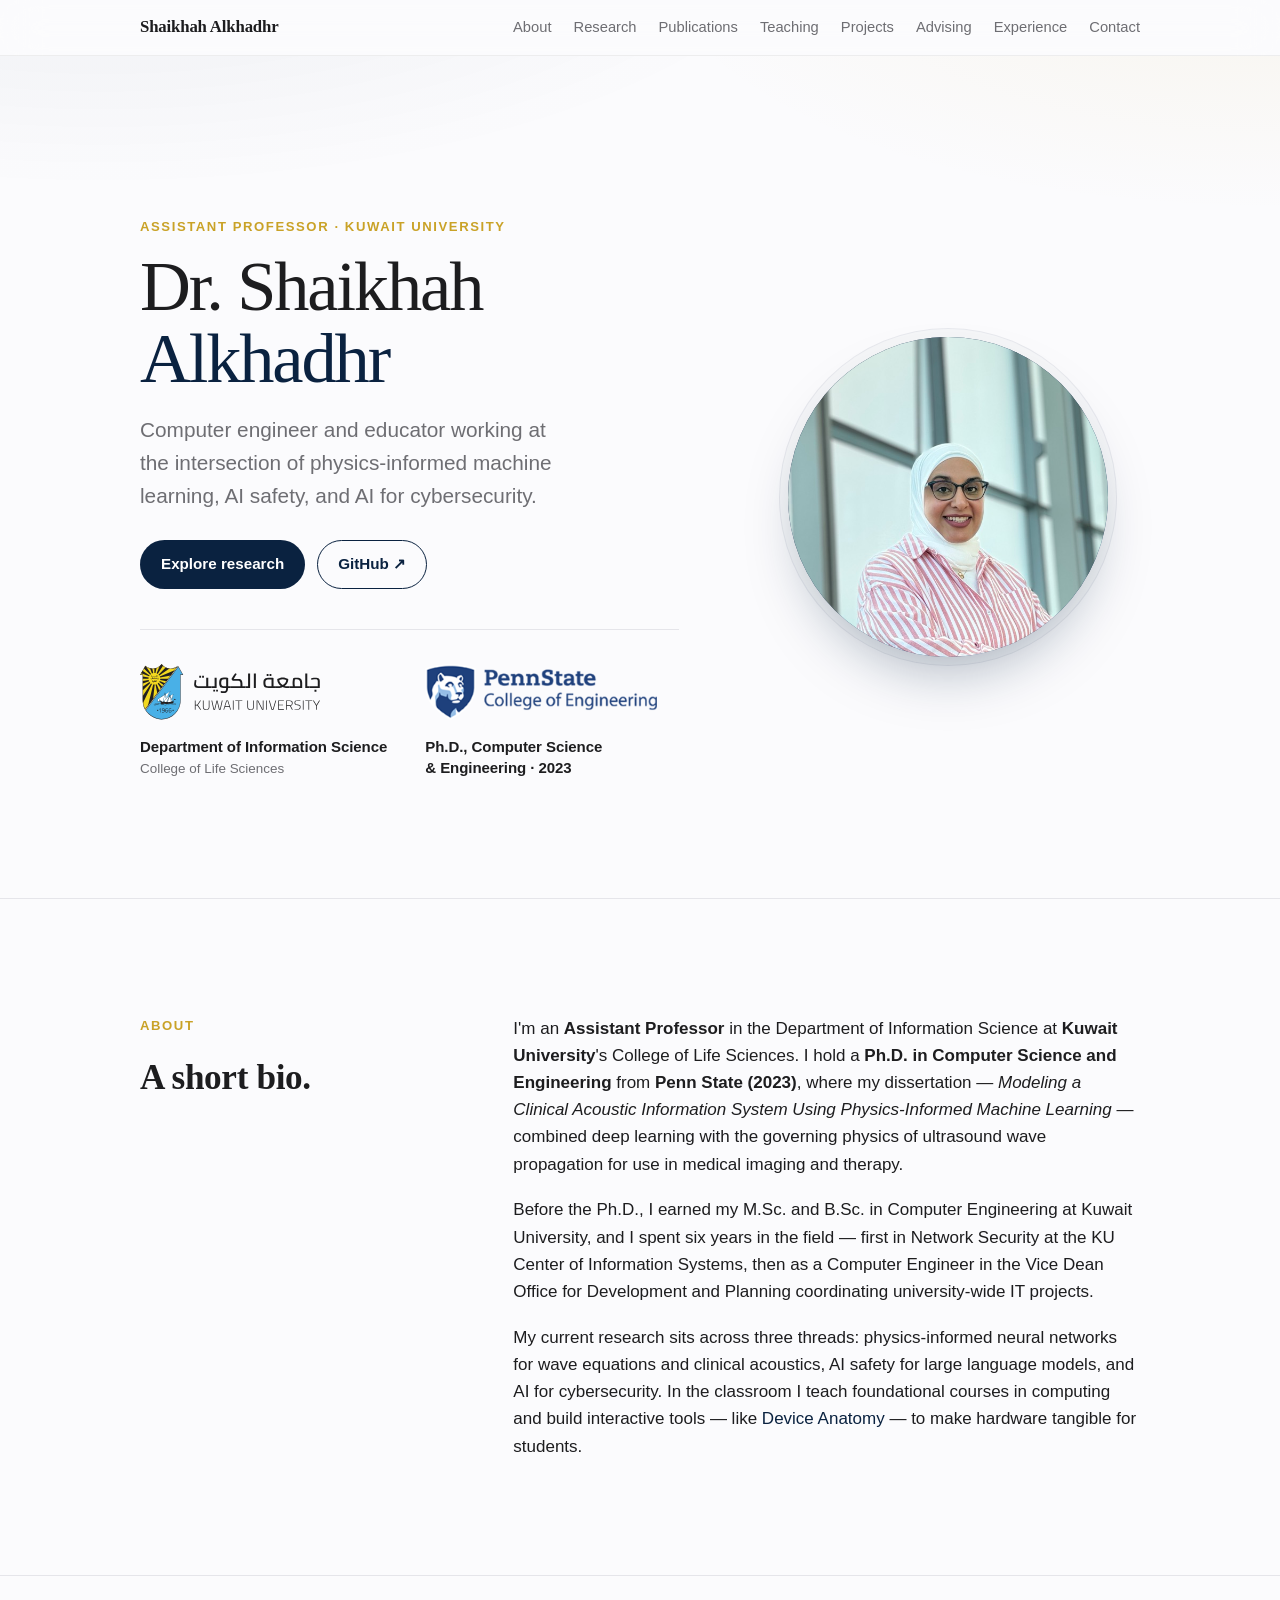
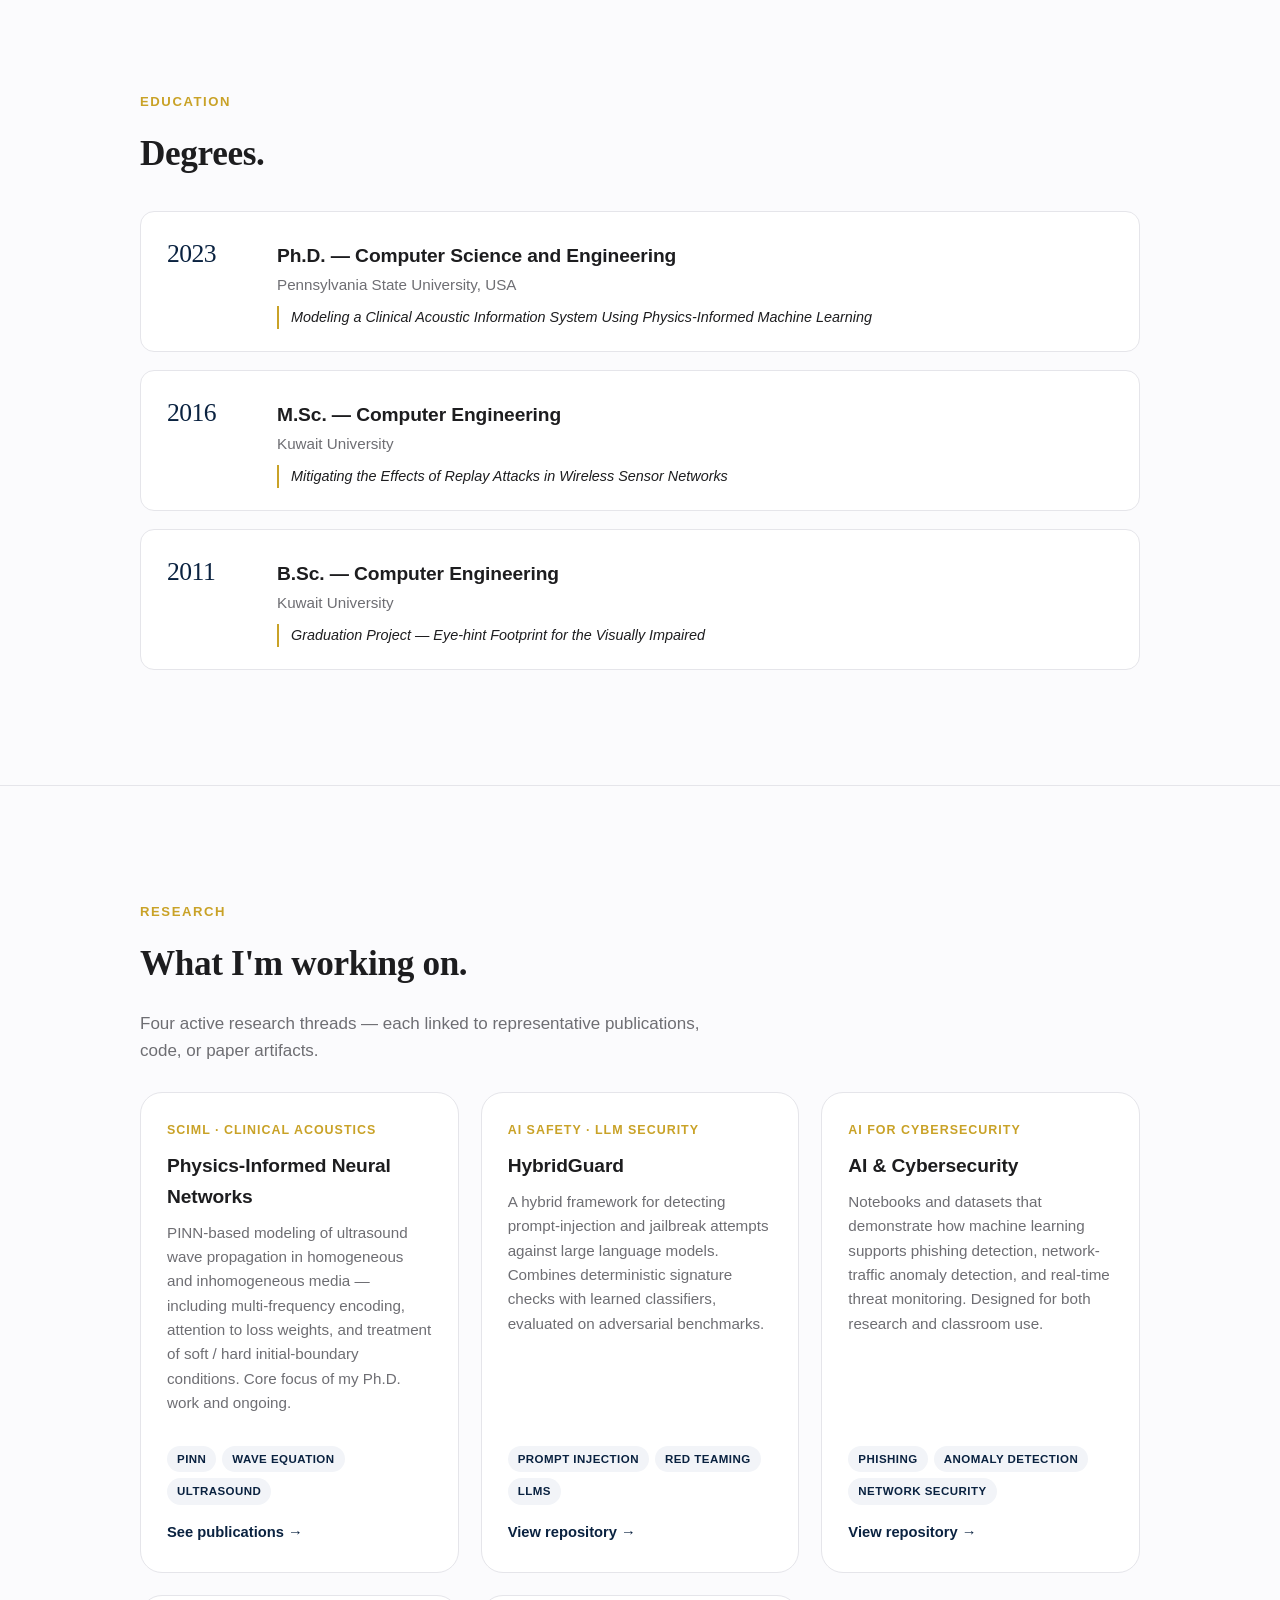
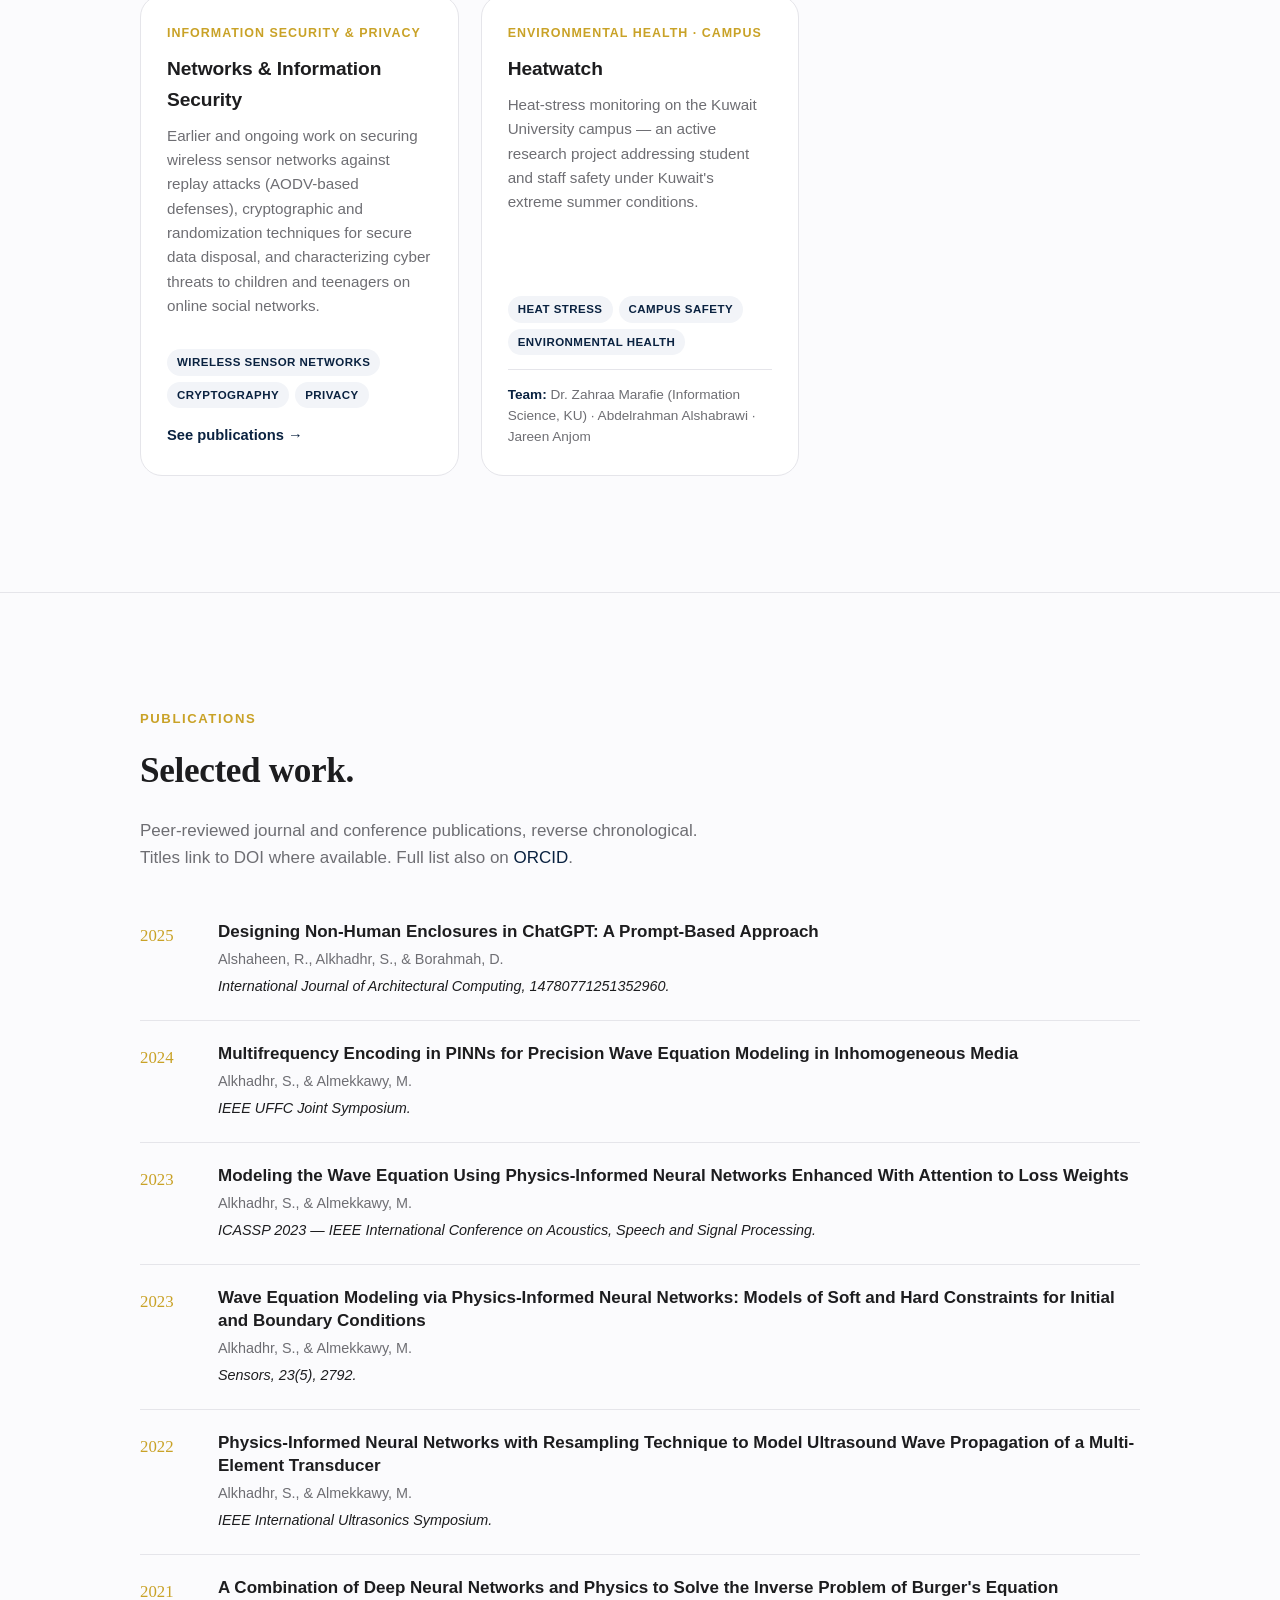
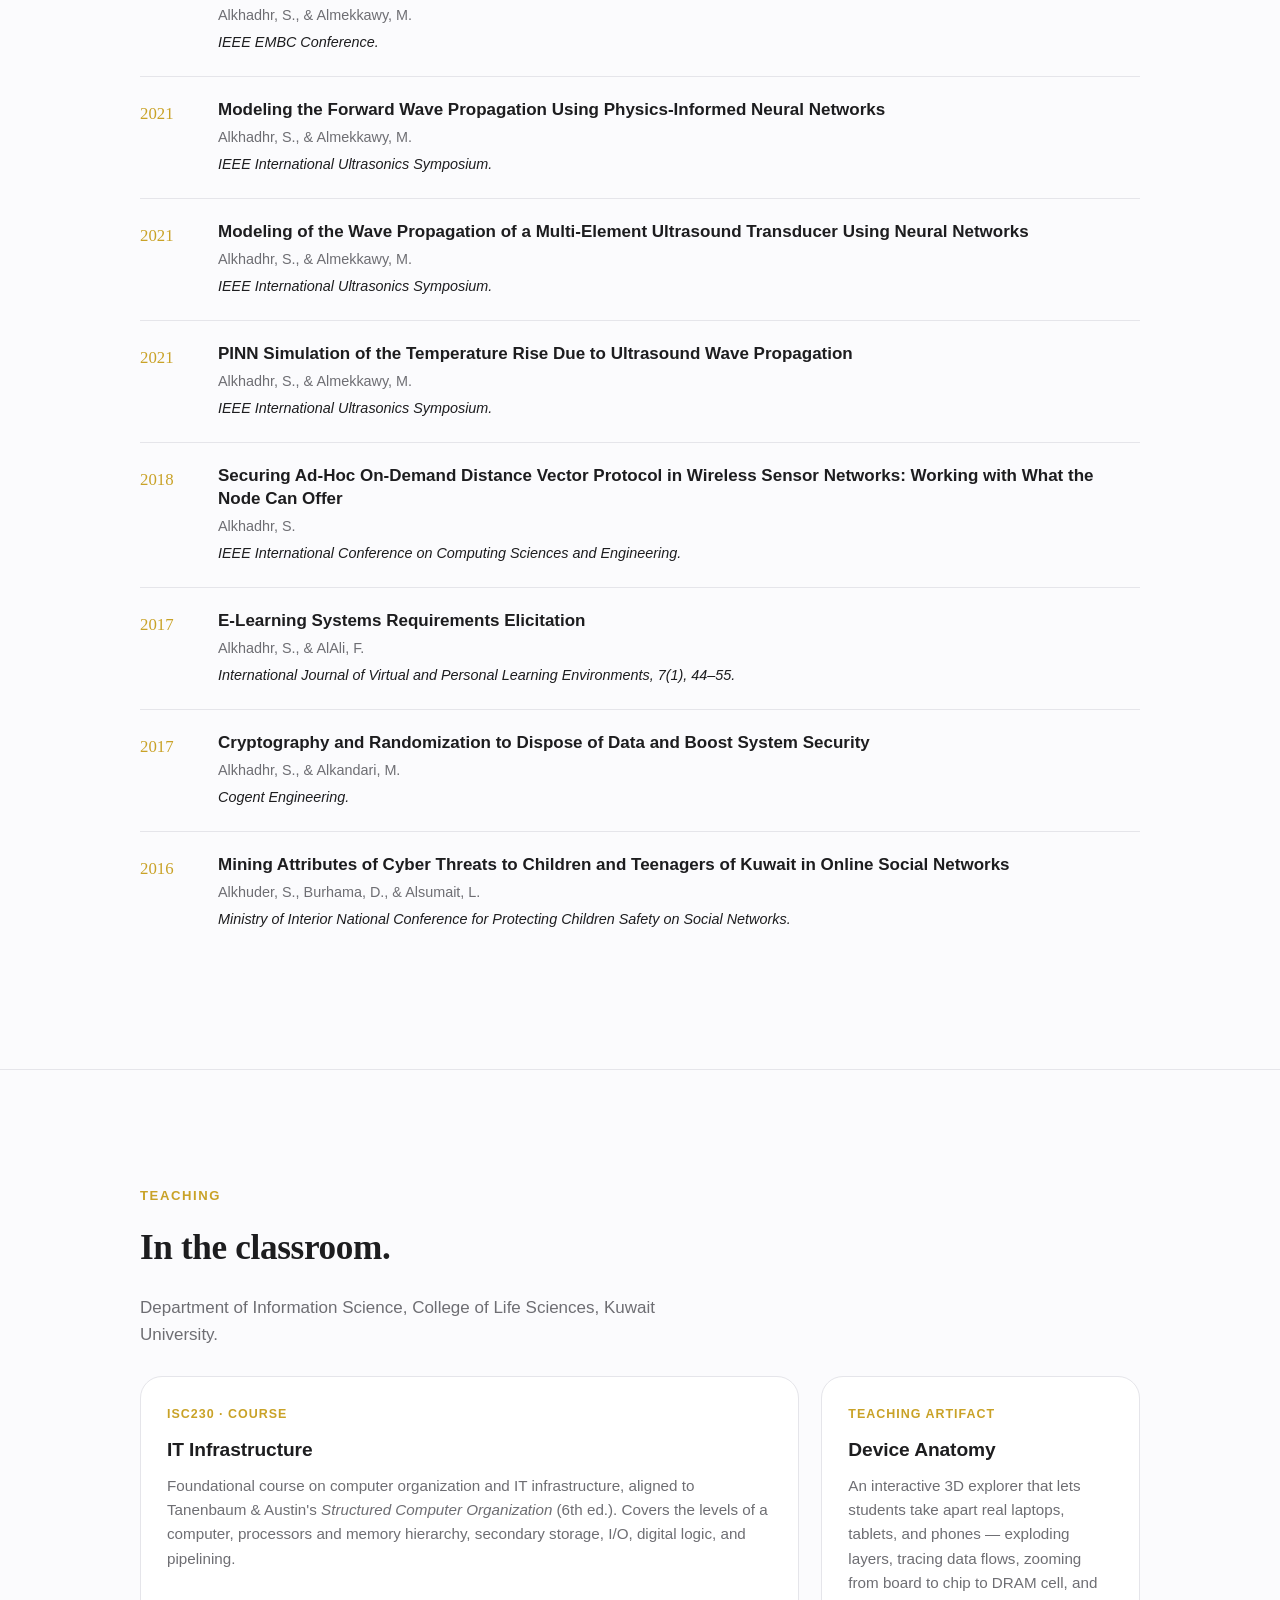
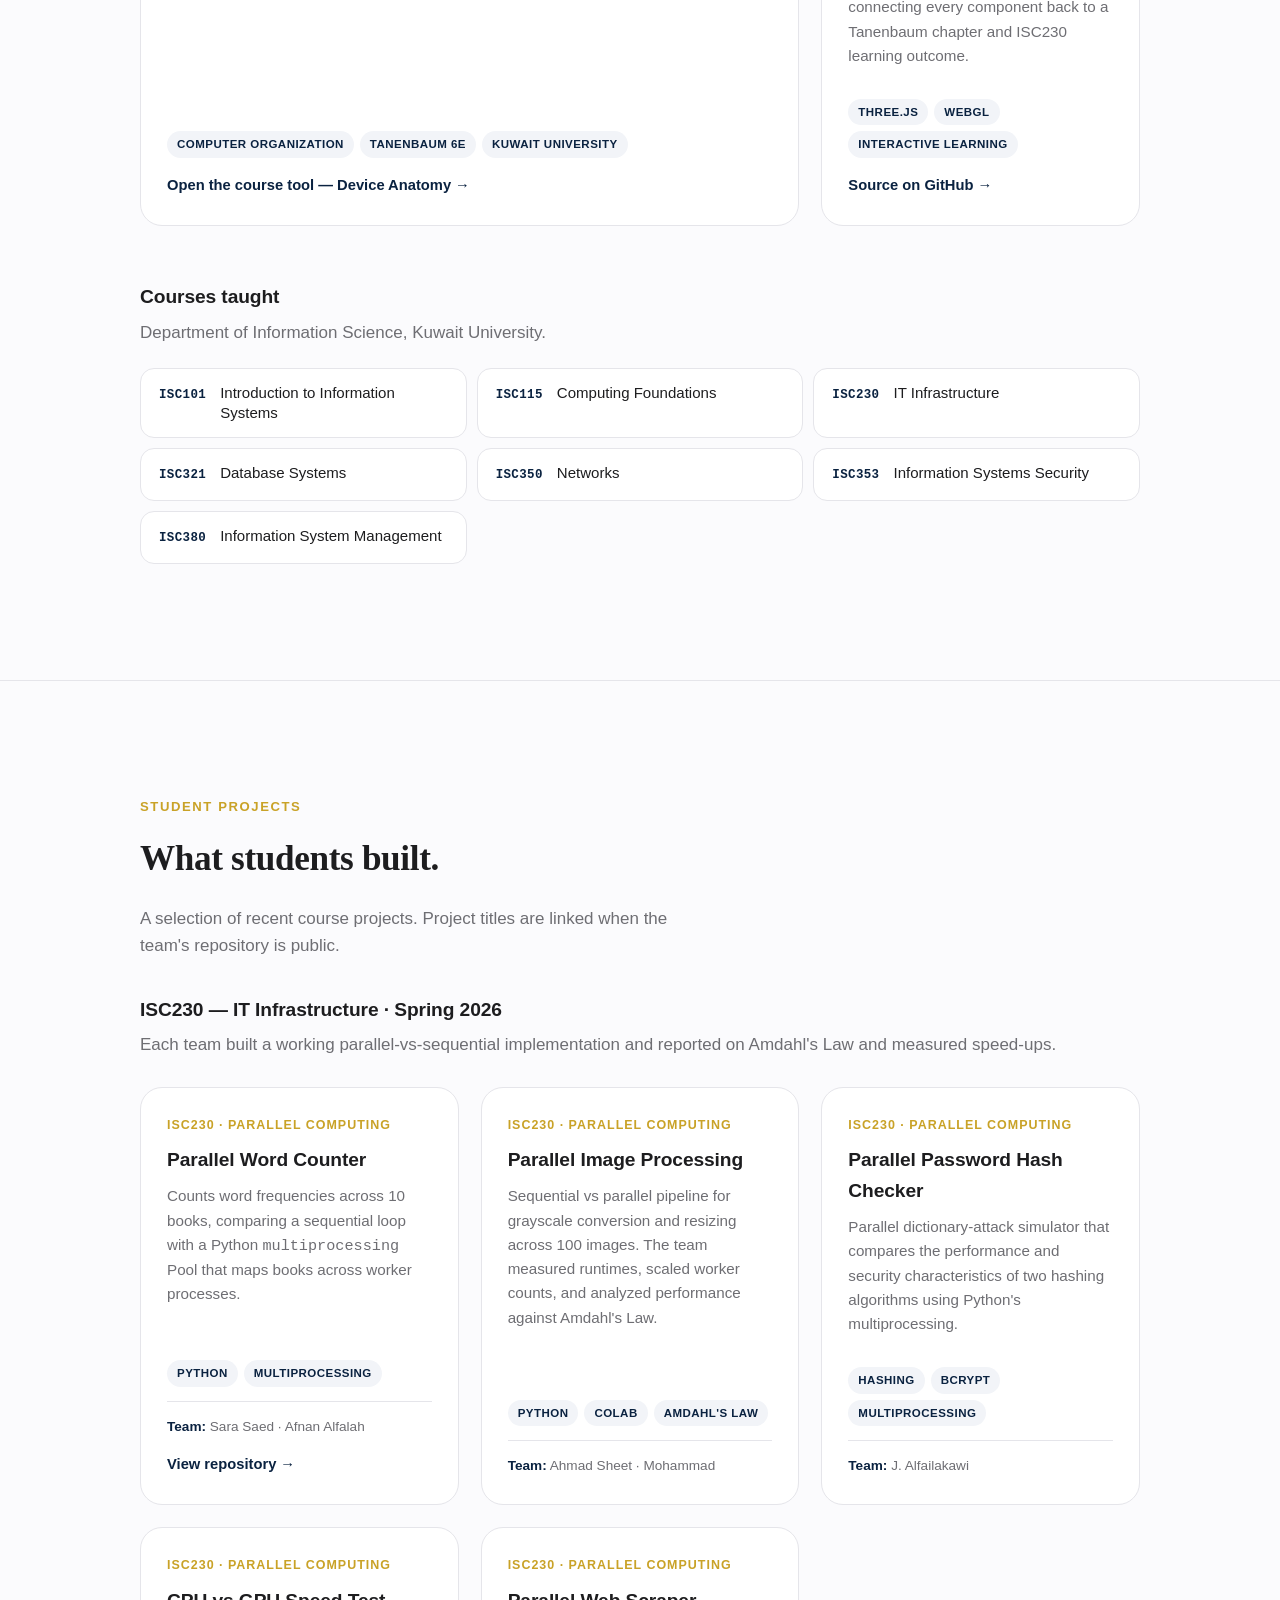
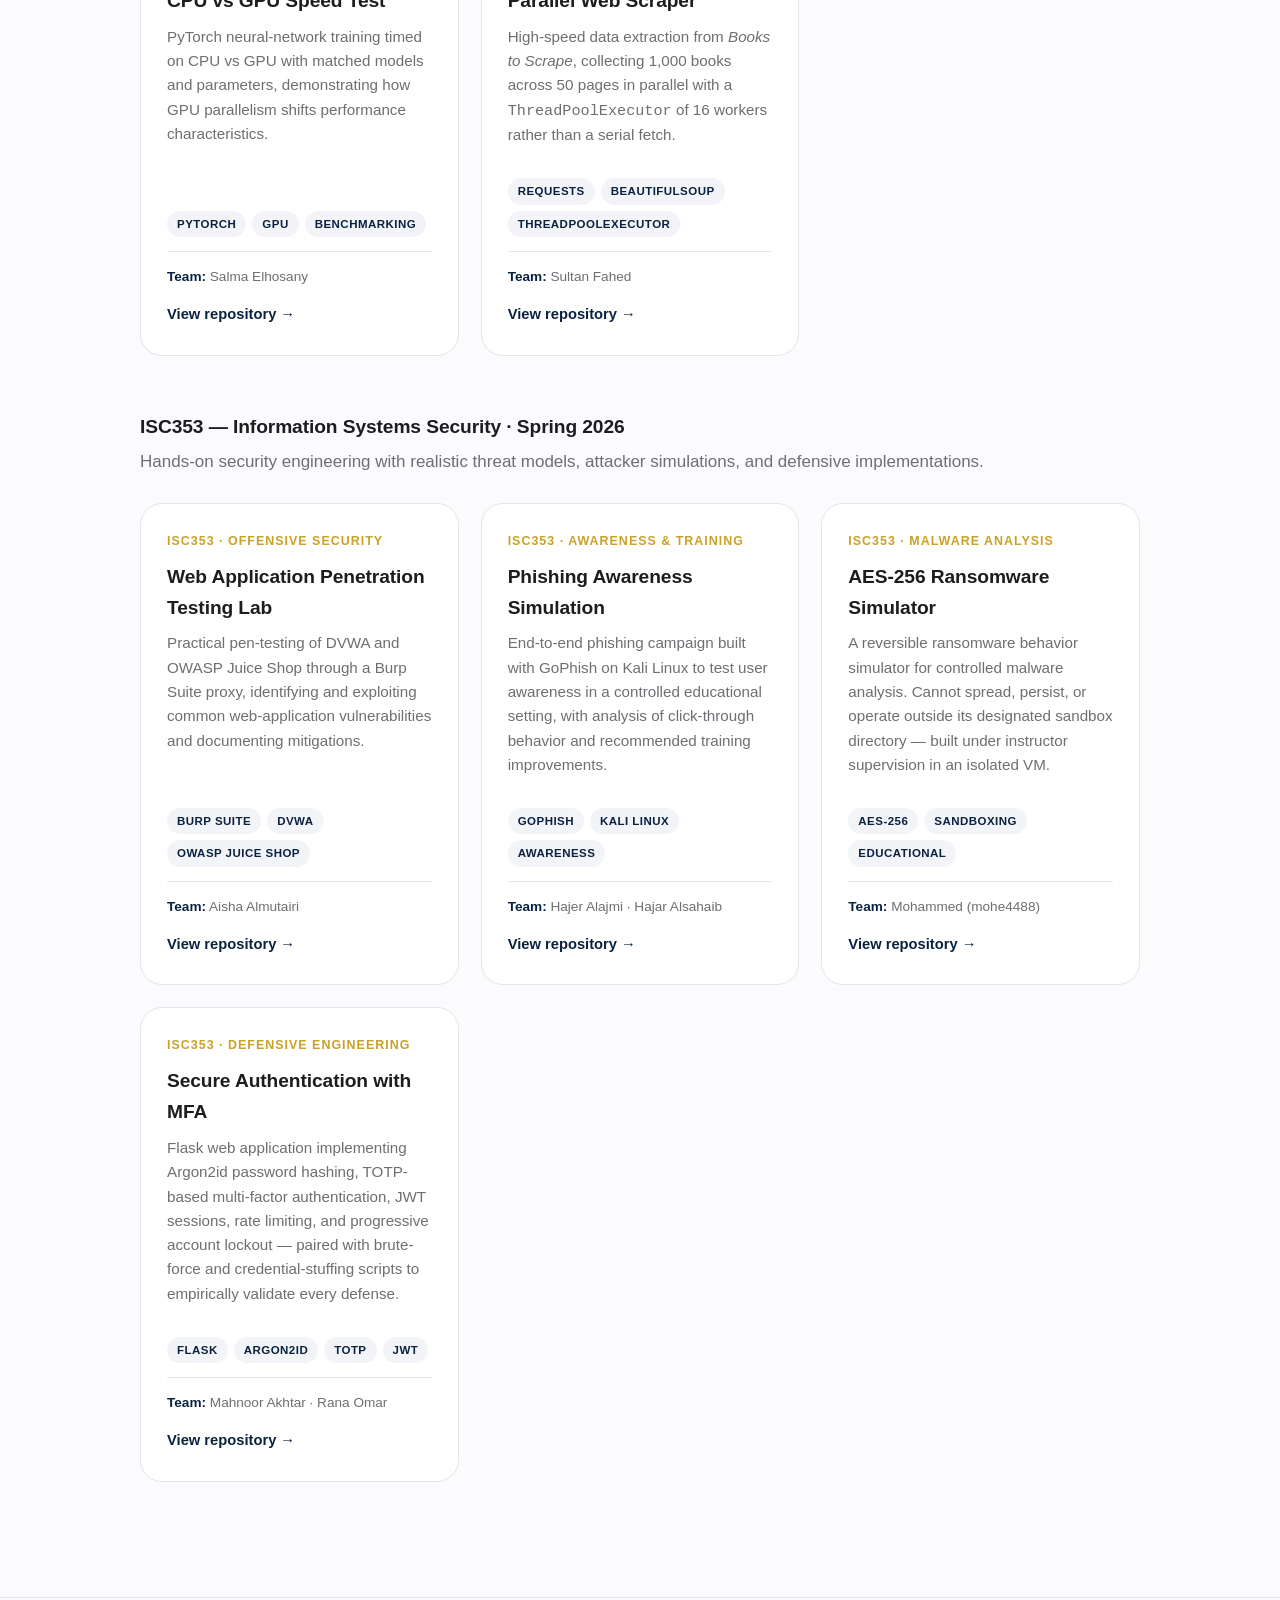
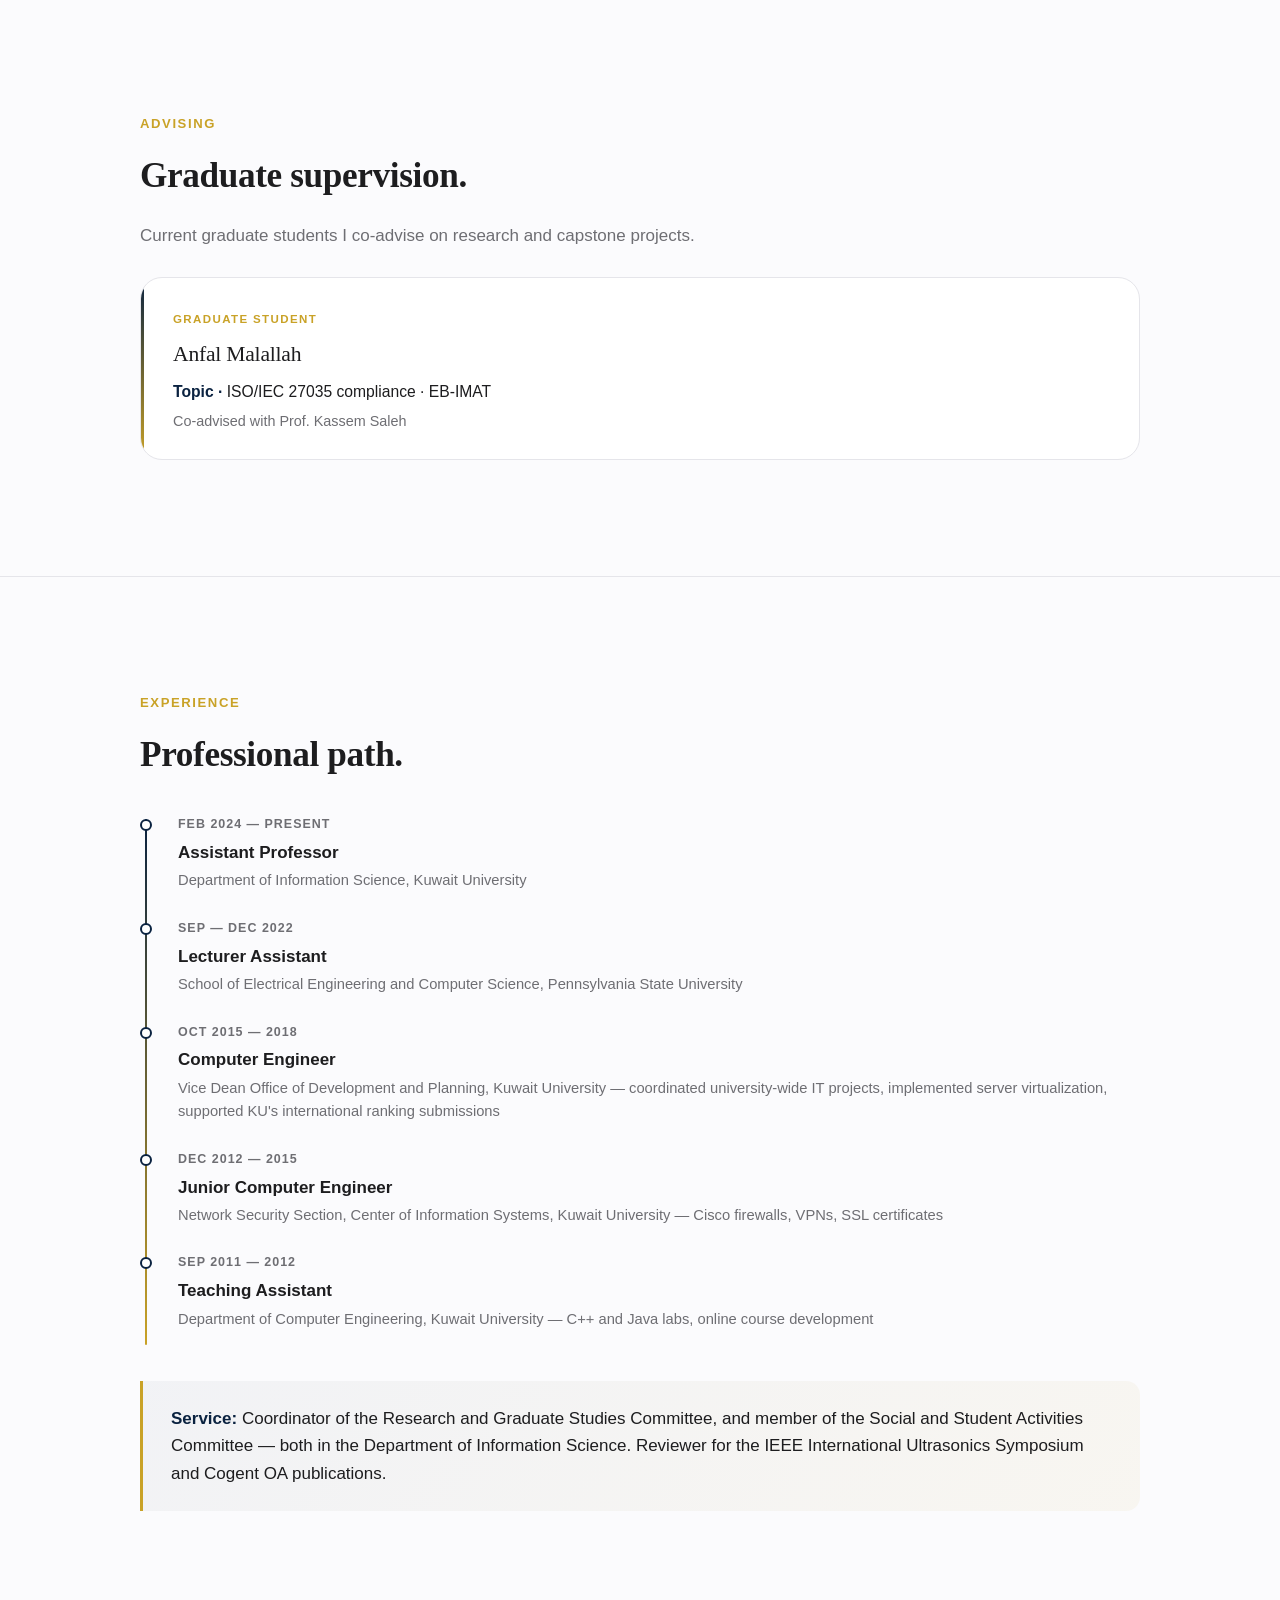
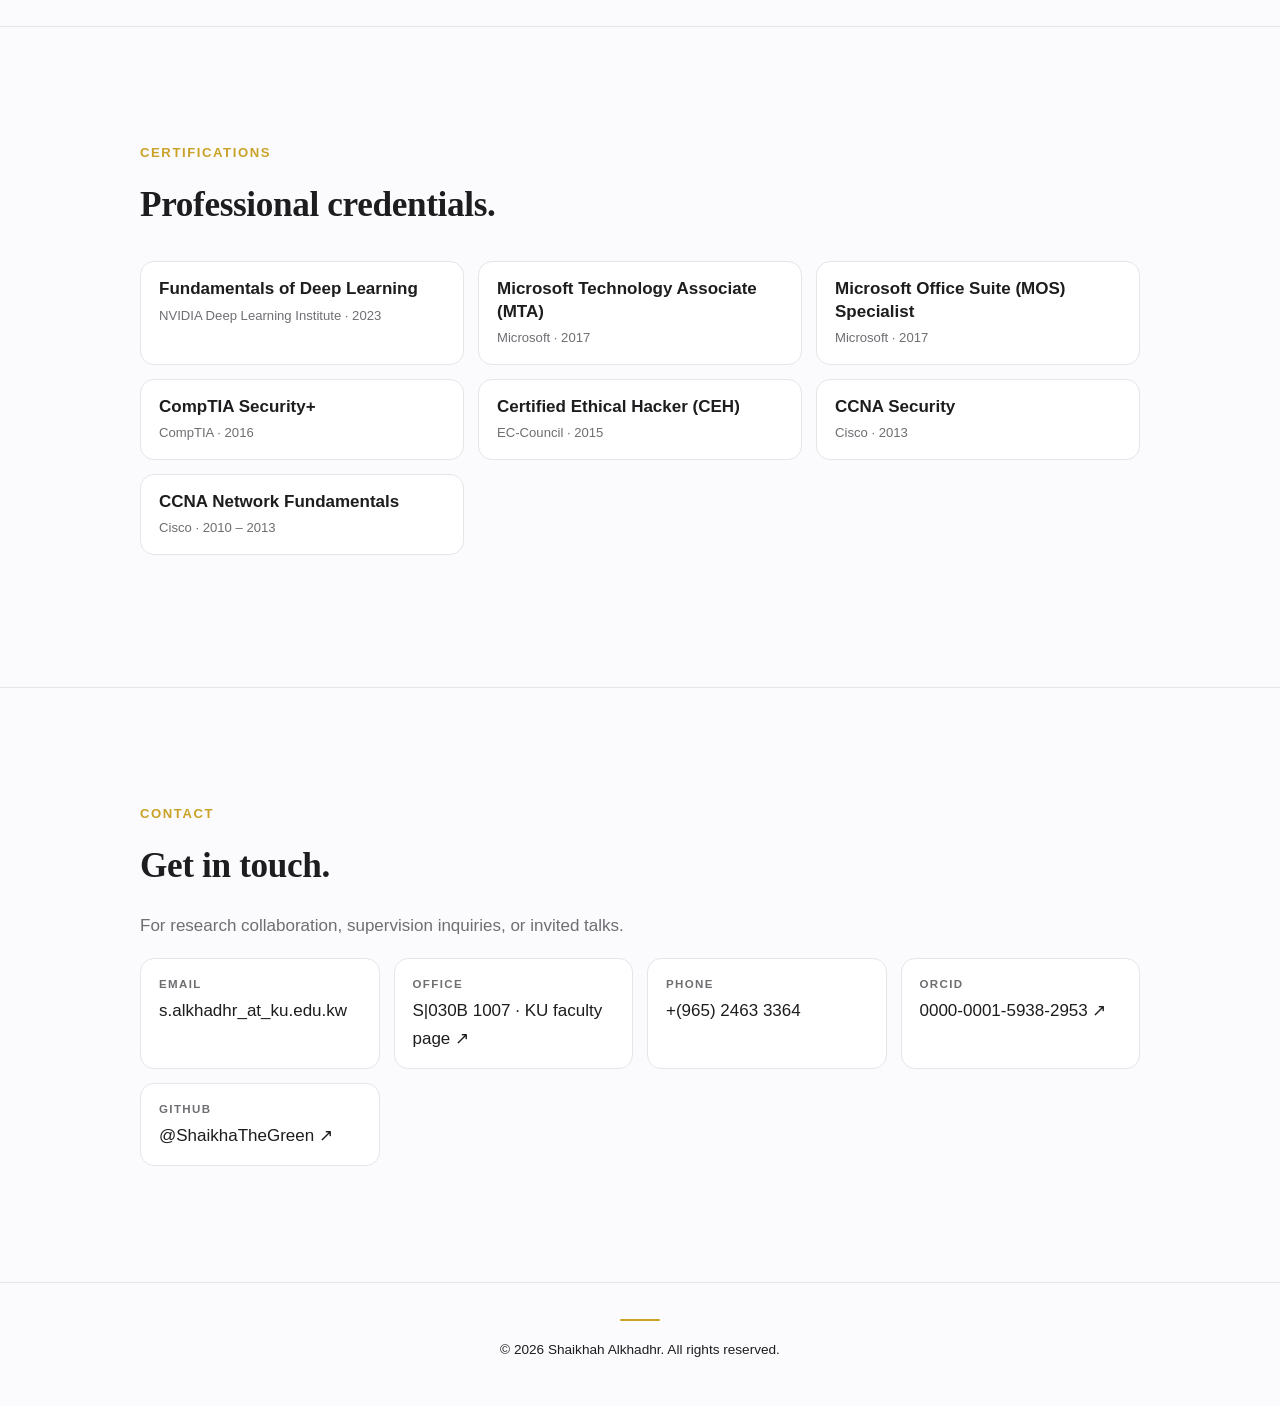
<file: index.html>
<!doctype html>
<html lang="en">
<head>
  <meta charset="utf-8">
  <meta name="viewport" content="width=device-width, initial-scale=1, viewport-fit=cover">

  <!-- Security: Content Security Policy (defense in depth — site has no
       user input or third-party scripts, so a tight policy is feasible).
       'unsafe-inline' kept ONLY for style because we use a few inline
       style="" attributes; all JS is external (assets/js/site.js). -->
  <meta http-equiv="Content-Security-Policy" content="default-src 'self'; script-src 'self'; style-src 'self' 'unsafe-inline'; img-src 'self' data:; font-src 'self'; connect-src 'none'; frame-src 'none'; object-src 'none'; base-uri 'self'; form-action 'none'; upgrade-insecure-requests">
  <meta http-equiv="X-Content-Type-Options" content="nosniff">
  <meta name="referrer" content="strict-origin-when-cross-origin">

  <title>Dr. Shaikhah Alkhadhr — Kuwait University</title>
  <meta name="description" content="Dr. Shaikhah Alkhadhr — Assistant Professor, Department of Information Science, Kuwait University. Ph.D. in Computer Science and Engineering, Penn State (2023). Research on physics-informed neural networks, AI safety, AI for cybersecurity.">
  <meta name="author" content="Shaikhah Alkhadhr">

  <meta property="og:title" content="Dr. Shaikhah Alkhadhr">
  <meta property="og:description" content="Assistant Professor, Department of Information Science, Kuwait University · Ph.D. CSE, Penn State">
  <meta property="og:type" content="profile">
  <meta property="og:url" content="https://shaikhathegreen.github.io/">

  <link rel="canonical" href="https://shaikhathegreen.github.io/">
  <link rel="stylesheet" href="assets/css/style.css">
  <link rel="icon" href="data:image/svg+xml,%3Csvg xmlns='http://www.w3.org/2000/svg' viewBox='0 0 100 100'%3E%3Crect width='100' height='100' rx='22' fill='%230A2240'/%3E%3Ctext x='50' y='66' font-family='Georgia,serif' font-size='56' fill='%23C9A227' text-anchor='middle' font-weight='500'%3ES%3C/text%3E%3C/svg%3E">
</head>
<body>

  <!-- ===== Nav ===== -->
  <header class="nav">
    <div class="nav-inner">
      <a href="#top" class="nav-brand">Shaikhah&nbsp;Alkhadhr</a>
      <nav class="nav-links" aria-label="Primary">
        <a href="#about">About</a>
        <a href="#research">Research</a>
        <a href="#publications">Publications</a>
        <a href="#teaching">Teaching</a>
        <a href="#projects">Projects</a>
        <a href="#advising">Advising</a>
        <a href="#experience">Experience</a>
        <a href="#contact">Contact</a>
      </nav>
    </div>
  </header>

  <!-- ===== Hero ===== -->
  <section id="top" class="hero">
    <div class="container hero-grid">
      <div>
        <p class="eyebrow">Assistant Professor · Kuwait University</p>
        <h1 class="hero-name">Dr.&nbsp;Shaikhah<br><span class="accent">Alkhadhr</span></h1>
        <p class="hero-title">
          Computer engineer and educator working at the intersection of
          physics-informed machine learning, AI safety, and AI for cybersecurity.
        </p>
        <div class="hero-actions">
          <a class="btn btn-primary" href="#research">Explore research</a>
          <a class="btn btn-secondary" href="https://github.com/ShaikhaTheGreen" target="_blank" rel="noopener">GitHub ↗</a>
        </div>

        <div class="affiliations">
          <div class="affiliation">
            <div class="affil-mark">
              <img class="affil-logo" src="assets/img/ku-lockup.svg?v=3" alt="Kuwait University" width="244" height="76">
            </div>
            <div class="affil-text">
              <span class="role">Department of Information Science</span>
              <span class="meta">College of Life Sciences</span>
            </div>
          </div>
          <div class="affiliation">
            <div class="affil-mark">
              <img class="affil-logo" src="assets/img/psu-coe-lockup.png" alt="Penn State College of Engineering" width="306" height="74">
            </div>
            <div class="affil-text">
              <span class="role">Ph.D., Computer Science &amp;&nbsp;Engineering&nbsp;·&nbsp;2023</span>
            </div>
          </div>
        </div>
      </div>

      <div class="hero-photo">
        <img src="assets/img/headshot.jpg" alt="Dr. Shaikhah Alkhadhr" width="600" height="800" loading="eager">
      </div>
    </div>
  </section>

  <!-- ===== About ===== -->
  <section id="about">
    <div class="container about-grid">
      <div>
        <p class="eyebrow">About</p>
        <h2>A short bio.</h2>
      </div>
      <div class="about-body reveal">
        <p>
          I'm an <strong>Assistant Professor</strong> in the Department of
          Information Science at <strong>Kuwait University</strong>'s College of
          Life Sciences. I hold a <strong>Ph.D. in Computer Science and Engineering</strong>
          from <strong>Penn State (2023)</strong>, where my dissertation —
          <em>Modeling a Clinical Acoustic Information System Using Physics-Informed
          Machine Learning</em> — combined deep learning with the governing physics
          of ultrasound wave propagation for use in medical imaging and therapy.
        </p>
        <p>
          Before the Ph.D., I earned my M.Sc. and B.Sc. in Computer Engineering
          at Kuwait University, and I spent six years in the field — first in
          Network Security at the KU Center of Information Systems, then as a
          Computer Engineer in the Vice Dean Office for Development and Planning
          coordinating university-wide IT projects.
        </p>
        <p>
          My current research sits across three threads: physics-informed neural
          networks for wave equations and clinical acoustics, AI safety for large
          language models, and AI for cybersecurity. In the classroom I teach
          foundational courses in computing and build interactive tools — like
          <a href="https://shaikhathegreen.github.io/Device-Anatomy/" target="_blank" rel="noopener">Device Anatomy</a> —
          to make hardware tangible for students.
        </p>
      </div>
    </div>
  </section>

  <!-- ===== Education ===== -->
  <section id="education">
    <div class="container">
      <p class="eyebrow">Education</p>
      <h2>Degrees.</h2>

      <div class="edu-list">
        <article class="edu-item reveal">
          <div class="edu-year">2023</div>
          <div class="edu-body">
            <h3>Ph.D. — Computer Science and Engineering</h3>
            <p class="inst">Pennsylvania State University, USA</p>
            <p class="thesis">Modeling a Clinical Acoustic Information System Using Physics-Informed Machine Learning</p>
          </div>
        </article>

        <article class="edu-item reveal">
          <div class="edu-year">2016</div>
          <div class="edu-body">
            <h3>M.Sc. — Computer Engineering</h3>
            <p class="inst">Kuwait University</p>
            <p class="thesis">Mitigating the Effects of Replay Attacks in Wireless Sensor Networks</p>
          </div>
        </article>

        <article class="edu-item reveal">
          <div class="edu-year">2011</div>
          <div class="edu-body">
            <h3>B.Sc. — Computer Engineering</h3>
            <p class="inst">Kuwait University</p>
            <p class="thesis">Graduation Project — Eye-hint Footprint for the Visually Impaired</p>
          </div>
        </article>
      </div>
    </div>
  </section>

  <!-- ===== Research ===== -->
  <section id="research">
    <div class="container">
      <p class="eyebrow">Research</p>
      <h2>What I'm working on.</h2>
      <p class="muted" style="max-width: 60ch;">
        Four active research threads — each linked to representative
        publications, code, or paper artifacts.
      </p>

      <div class="card-grid">
        <article class="card reveal">
          <div class="kicker">SciML · Clinical Acoustics</div>
          <h3>Physics-Informed Neural Networks</h3>
          <p>
            PINN-based modeling of ultrasound wave propagation in homogeneous and
            inhomogeneous media — including multi-frequency encoding, attention
            to loss weights, and treatment of soft / hard initial-boundary
            conditions. Core focus of my Ph.D. work and ongoing.
          </p>
          <div class="tags">
            <span class="tag">PINN</span>
            <span class="tag">Wave Equation</span>
            <span class="tag">Ultrasound</span>
          </div>
          <a class="card-link" href="#publications">See publications</a>
        </article>

        <article class="card reveal">
          <div class="kicker">AI Safety · LLM Security</div>
          <h3>HybridGuard</h3>
          <p>
            A hybrid framework for detecting prompt-injection and jailbreak
            attempts against large language models. Combines deterministic
            signature checks with learned classifiers, evaluated on adversarial
            benchmarks.
          </p>
          <div class="tags">
            <span class="tag">Prompt Injection</span>
            <span class="tag">Red Teaming</span>
            <span class="tag">LLMs</span>
          </div>
          <a class="card-link" href="https://github.com/ShaikhaTheGreen/HybridGuard" target="_blank" rel="noopener">View repository</a>
        </article>

        <article class="card reveal">
          <div class="kicker">AI for Cybersecurity</div>
          <h3>AI &amp; Cybersecurity</h3>
          <p>
            Notebooks and datasets that demonstrate how machine learning supports
            phishing detection, network-traffic anomaly detection, and real-time
            threat monitoring. Designed for both research and classroom use.
          </p>
          <div class="tags">
            <span class="tag">Phishing</span>
            <span class="tag">Anomaly Detection</span>
            <span class="tag">Network Security</span>
          </div>
          <a class="card-link" href="https://github.com/ShaikhaTheGreen/AI_n_Cybersecurity" target="_blank" rel="noopener">View repository</a>
        </article>

        <article class="card reveal">
          <div class="kicker">Information Security &amp; Privacy</div>
          <h3>Networks &amp; Information Security</h3>
          <p>
            Earlier and ongoing work on securing wireless sensor networks against
            replay attacks (AODV-based defenses), cryptographic and randomization
            techniques for secure data disposal, and characterizing cyber threats
            to children and teenagers on online social networks.
          </p>
          <div class="tags">
            <span class="tag">Wireless Sensor Networks</span>
            <span class="tag">Cryptography</span>
            <span class="tag">Privacy</span>
          </div>
          <a class="card-link" href="#publications">See publications</a>
        </article>

        <article class="card reveal">
          <div class="kicker">Environmental Health · Campus</div>
          <h3>Heatwatch</h3>
          <p>
            Heat-stress monitoring on the Kuwait University campus — an active
            research project addressing student and staff safety under Kuwait's
            extreme summer conditions.
          </p>
          <div class="tags">
            <span class="tag">Heat Stress</span>
            <span class="tag">Campus Safety</span>
            <span class="tag">Environmental Health</span>
          </div>
          <div class="team">
            <strong>Team:</strong> Dr. Zahraa Marafie (Information Science, KU) ·
            Abdelrahman Alshabrawi · Jareen Anjom
          </div>
        </article>
      </div>
    </div>
  </section>

  <!-- ===== Publications ===== -->
  <section id="publications">
    <div class="container">
      <p class="eyebrow">Publications</p>
      <h2>Selected work.</h2>
      <p class="muted" style="max-width: 60ch;">
        Peer-reviewed journal and conference publications, reverse chronological.
        Titles link to DOI where available. Full list also on
        <a href="https://orcid.org/0000-0001-5938-2953" target="_blank" rel="noopener">ORCID</a>.
      </p>

      <ol class="pubs reveal">
        <li>
          <div class="pub-year">2025</div>
          <div>
            <p class="pub-title"><a href="https://doi.org/10.1177/14780771251352960" target="_blank" rel="noopener">Designing Non-Human Enclosures in ChatGPT: A Prompt-Based Approach</a></p>
            <p class="pub-authors">Alshaheen, R., Alkhadhr, S., &amp; Borahmah, D.</p>
            <p class="pub-venue">International Journal of Architectural Computing, 14780771251352960.</p>
          </div>
        </li>
        <li>
          <div class="pub-year">2024</div>
          <div>
            <p class="pub-title">Multifrequency Encoding in PINNs for Precision Wave Equation Modeling in Inhomogeneous Media</p>
            <p class="pub-authors">Alkhadhr, S., &amp; Almekkawy, M.</p>
            <p class="pub-venue">IEEE UFFC Joint Symposium.</p>
          </div>
        </li>
        <li>
          <div class="pub-year">2023</div>
          <div>
            <p class="pub-title">Modeling the Wave Equation Using Physics-Informed Neural Networks Enhanced With Attention to Loss Weights</p>
            <p class="pub-authors">Alkhadhr, S., &amp; Almekkawy, M.</p>
            <p class="pub-venue">ICASSP 2023 — IEEE International Conference on Acoustics, Speech and Signal Processing.</p>
          </div>
        </li>
        <li>
          <div class="pub-year">2023</div>
          <div>
            <p class="pub-title"><a href="https://doi.org/10.3390/s23052792" target="_blank" rel="noopener">Wave Equation Modeling via Physics-Informed Neural Networks: Models of Soft and Hard Constraints for Initial and Boundary Conditions</a></p>
            <p class="pub-authors">Alkhadhr, S., &amp; Almekkawy, M.</p>
            <p class="pub-venue">Sensors, 23(5), 2792.</p>
          </div>
        </li>
        <li>
          <div class="pub-year">2022</div>
          <div>
            <p class="pub-title">Physics-Informed Neural Networks with Resampling Technique to Model Ultrasound Wave Propagation of a Multi-Element Transducer</p>
            <p class="pub-authors">Alkhadhr, S., &amp; Almekkawy, M.</p>
            <p class="pub-venue">IEEE International Ultrasonics Symposium.</p>
          </div>
        </li>
        <li>
          <div class="pub-year">2021</div>
          <div>
            <p class="pub-title"><a href="https://doi.org/10.1109/EMBC46164.2021.9630259" target="_blank" rel="noopener">A Combination of Deep Neural Networks and Physics to Solve the Inverse Problem of Burger's Equation</a></p>
            <p class="pub-authors">Alkhadhr, S., &amp; Almekkawy, M.</p>
            <p class="pub-venue">IEEE EMBC Conference.</p>
          </div>
        </li>
        <li>
          <div class="pub-year">2021</div>
          <div>
            <p class="pub-title"><a href="https://doi.org/10.1109/IUS52206.2021.9593574" target="_blank" rel="noopener">Modeling the Forward Wave Propagation Using Physics-Informed Neural Networks</a></p>
            <p class="pub-authors">Alkhadhr, S., &amp; Almekkawy, M.</p>
            <p class="pub-venue">IEEE International Ultrasonics Symposium.</p>
          </div>
        </li>
        <li>
          <div class="pub-year">2021</div>
          <div>
            <p class="pub-title"><a href="https://doi.org/10.1109/IUS52206.2021.9593324" target="_blank" rel="noopener">Modeling of the Wave Propagation of a Multi-Element Ultrasound Transducer Using Neural Networks</a></p>
            <p class="pub-authors">Alkhadhr, S., &amp; Almekkawy, M.</p>
            <p class="pub-venue">IEEE International Ultrasonics Symposium.</p>
          </div>
        </li>
        <li>
          <div class="pub-year">2021</div>
          <div>
            <p class="pub-title"><a href="https://doi.org/10.1109/IUS52206.2021.9593871" target="_blank" rel="noopener">PINN Simulation of the Temperature Rise Due to Ultrasound Wave Propagation</a></p>
            <p class="pub-authors">Alkhadhr, S., &amp; Almekkawy, M.</p>
            <p class="pub-venue">IEEE International Ultrasonics Symposium.</p>
          </div>
        </li>
        <li>
          <div class="pub-year">2018</div>
          <div>
            <p class="pub-title"><a href="https://doi.org/10.1109/ICCSE1.2018.8374222" target="_blank" rel="noopener">Securing Ad-Hoc On-Demand Distance Vector Protocol in Wireless Sensor Networks: Working with What the Node Can Offer</a></p>
            <p class="pub-authors">Alkhadhr, S.</p>
            <p class="pub-venue">IEEE International Conference on Computing Sciences and Engineering.</p>
          </div>
        </li>
        <li>
          <div class="pub-year">2017</div>
          <div>
            <p class="pub-title"><a href="https://doi.org/10.4018/IJVPLE.2017010104" target="_blank" rel="noopener">E-Learning Systems Requirements Elicitation</a></p>
            <p class="pub-authors">Alkhadhr, S., &amp; AlAli, F.</p>
            <p class="pub-venue">International Journal of Virtual and Personal Learning Environments, 7(1), 44–55.</p>
          </div>
        </li>
        <li>
          <div class="pub-year">2017</div>
          <div>
            <p class="pub-title"><a href="https://doi.org/10.1080/23311916.2017.1300049" target="_blank" rel="noopener">Cryptography and Randomization to Dispose of Data and Boost System Security</a></p>
            <p class="pub-authors">Alkhadhr, S., &amp; Alkandari, M.</p>
            <p class="pub-venue">Cogent Engineering.</p>
          </div>
        </li>
        <li>
          <div class="pub-year">2016</div>
          <div>
            <p class="pub-title">Mining Attributes of Cyber Threats to Children and Teenagers of Kuwait in Online Social Networks</p>
            <p class="pub-authors">Alkhuder, S., Burhama, D., &amp; Alsumait, L.</p>
            <p class="pub-venue">Ministry of Interior National Conference for Protecting Children Safety on Social Networks.</p>
          </div>
        </li>
      </ol>
    </div>
  </section>

  <!-- ===== Teaching ===== -->
  <section id="teaching">
    <div class="container">
      <p class="eyebrow">Teaching</p>
      <h2>In the classroom.</h2>
      <p class="muted" style="max-width: 60ch;">
        Department of Information Science, College of Life Sciences,
        Kuwait University.
      </p>

      <div class="card-grid">
        <article class="card reveal" style="grid-column: span 2;">
          <div class="kicker">ISC230 · Course</div>
          <h3>IT Infrastructure</h3>
          <p>
            Foundational course on computer organization and IT infrastructure,
            aligned to Tanenbaum &amp; Austin's <em>Structured Computer Organization</em>
            (6th ed.). Covers the levels of a computer, processors and memory hierarchy,
            secondary storage, I/O, digital logic, and pipelining.
          </p>
          <div class="tags">
            <span class="tag">Computer Organization</span>
            <span class="tag">Tanenbaum 6e</span>
            <span class="tag">Kuwait University</span>
          </div>
          <a class="card-link" href="https://shaikhathegreen.github.io/Device-Anatomy/" target="_blank" rel="noopener">Open the course tool — Device Anatomy</a>
        </article>

        <article class="card reveal">
          <div class="kicker">Teaching Artifact</div>
          <h3>Device Anatomy</h3>
          <p>
            An interactive 3D explorer that lets students take apart real laptops,
            tablets, and phones — exploding layers, tracing data flows, zooming from
            board to chip to DRAM cell, and connecting every component back to a
            Tanenbaum chapter and ISC230 learning outcome.
          </p>
          <div class="tags">
            <span class="tag">three.js</span>
            <span class="tag">WebGL</span>
            <span class="tag">Interactive Learning</span>
          </div>
          <a class="card-link" href="https://github.com/ShaikhaTheGreen/Device-Anatomy" target="_blank" rel="noopener">Source on GitHub</a>
        </article>
      </div>

      <h3 style="margin-top: 56px;">Courses taught</h3>
      <p class="muted" style="margin-top: -4px;">Department of Information Science, Kuwait University.</p>
      <ul class="courses">
        <li><span class="code">ISC101</span><span class="title">Introduction to Information Systems</span></li>
        <li><span class="code">ISC115</span><span class="title">Computing Foundations</span></li>
        <li><span class="code">ISC230</span><span class="title">IT Infrastructure</span></li>
        <li><span class="code">ISC321</span><span class="title">Database Systems</span></li>
        <li><span class="code">ISC350</span><span class="title">Networks</span></li>
        <li><span class="code">ISC353</span><span class="title">Information Systems Security</span></li>
        <li><span class="code">ISC380</span><span class="title">Information System Management</span></li>
      </ul>
    </div>
  </section>

  <!-- ===== Student Projects ===== -->
  <section id="projects">
    <div class="container">
      <p class="eyebrow">Student Projects</p>
      <h2>What students built.</h2>
      <p class="muted" style="max-width: 60ch;">
        A selection of recent course projects. Project titles are linked
        when the team's repository is public.
      </p>

      <h3 style="margin-top: 36px;">ISC230 — IT Infrastructure · Spring 2026</h3>
      <p class="muted" style="margin-top: -4px;">
        Each team built a working parallel-vs-sequential implementation and
        reported on Amdahl's Law and measured speed-ups.
      </p>
      <div class="card-grid">

        <article class="card reveal">
          <div class="kicker">ISC230 · Parallel Computing</div>
          <h3>Parallel Word Counter</h3>
          <p>
            Counts word frequencies across 10 books, comparing a sequential
            loop with a Python <code>multiprocessing</code> Pool that maps
            books across worker processes.
          </p>
          <div class="tags">
            <span class="tag">Python</span>
            <span class="tag">multiprocessing</span>
          </div>
          <div class="team"><strong>Team:</strong> Sara Saed · Afnan Alfalah</div>
          <a class="card-link" href="https://github.com/AfnanAlfa/ISC-IT-infrastructure-M2-word-counter" target="_blank" rel="noopener">View repository</a>
        </article>

        <article class="card reveal">
          <div class="kicker">ISC230 · Parallel Computing</div>
          <h3>Parallel Image Processing</h3>
          <p>
            Sequential vs parallel pipeline for grayscale conversion and
            resizing across 100 images. The team measured runtimes,
            scaled worker counts, and analyzed performance against
            Amdahl's Law.
          </p>
          <div class="tags">
            <span class="tag">Python</span>
            <span class="tag">Colab</span>
            <span class="tag">Amdahl's Law</span>
          </div>
          <div class="team"><strong>Team:</strong> Ahmad Sheet · Mohammad</div>
        </article>

        <article class="card reveal">
          <div class="kicker">ISC230 · Parallel Computing</div>
          <h3>Parallel Password Hash Checker</h3>
          <p>
            Parallel dictionary-attack simulator that compares the
            performance and security characteristics of two hashing
            algorithms using Python's multiprocessing.
          </p>
          <div class="tags">
            <span class="tag">Hashing</span>
            <span class="tag">bcrypt</span>
            <span class="tag">multiprocessing</span>
          </div>
          <div class="team"><strong>Team:</strong> J. Alfailakawi</div>
        </article>

        <article class="card reveal">
          <div class="kicker">ISC230 · Parallel Computing</div>
          <h3>CPU vs GPU Speed Test</h3>
          <p>
            PyTorch neural-network training timed on CPU vs GPU with
            matched models and parameters, demonstrating how GPU
            parallelism shifts performance characteristics.
          </p>
          <div class="tags">
            <span class="tag">PyTorch</span>
            <span class="tag">GPU</span>
            <span class="tag">Benchmarking</span>
          </div>
          <div class="team"><strong>Team:</strong> Salma Elhosany</div>
          <a class="card-link" href="https://github.com/Salmaelhosany/ISC230_Project_CPU_vs_GPU" target="_blank" rel="noopener">View repository</a>
        </article>

        <article class="card reveal">
          <div class="kicker">ISC230 · Parallel Computing</div>
          <h3>Parallel Web Scraper</h3>
          <p>
            High-speed data extraction from <em>Books to Scrape</em>,
            collecting 1,000 books across 50 pages in parallel with a
            <code>ThreadPoolExecutor</code> of 16 workers rather than
            a serial fetch.
          </p>
          <div class="tags">
            <span class="tag">requests</span>
            <span class="tag">BeautifulSoup</span>
            <span class="tag">ThreadPoolExecutor</span>
          </div>
          <div class="team"><strong>Team:</strong> Sultan Fahed</div>
          <a class="card-link" href="https://github.com/sultanfahed/sultan-fahed" target="_blank" rel="noopener">View repository</a>
        </article>

      </div>

      <h3 style="margin-top: 56px;">ISC353 — Information Systems Security · Spring 2026</h3>
      <p class="muted" style="margin-top: -4px;">
        Hands-on security engineering with realistic threat models,
        attacker simulations, and defensive implementations.
      </p>
      <div class="card-grid">

        <article class="card reveal">
          <div class="kicker">ISC353 · Offensive Security</div>
          <h3>Web Application Penetration Testing Lab</h3>
          <p>
            Practical pen-testing of DVWA and OWASP Juice Shop through
            a Burp Suite proxy, identifying and exploiting common
            web-application vulnerabilities and documenting mitigations.
          </p>
          <div class="tags">
            <span class="tag">Burp Suite</span>
            <span class="tag">DVWA</span>
            <span class="tag">OWASP Juice Shop</span>
          </div>
          <div class="team"><strong>Team:</strong> Aisha Almutairi</div>
          <a class="card-link" href="https://github.com/AishaAlmutairi/ISC353-Spring2026--WEB-APPLICATION-PENETRATION-TESTING-LAB-" target="_blank" rel="noopener">View repository</a>
        </article>

        <article class="card reveal">
          <div class="kicker">ISC353 · Awareness &amp; Training</div>
          <h3>Phishing Awareness Simulation</h3>
          <p>
            End-to-end phishing campaign built with GoPhish on Kali
            Linux to test user awareness in a controlled educational
            setting, with analysis of click-through behavior and
            recommended training improvements.
          </p>
          <div class="tags">
            <span class="tag">GoPhish</span>
            <span class="tag">Kali Linux</span>
            <span class="tag">Awareness</span>
          </div>
          <div class="team"><strong>Team:</strong> Hajer Alajmi · Hajar Alsahaib</div>
          <a class="card-link" href="https://github.com/hajerAlajmi/ISC353-Spring2026-Phishing-Awareness" target="_blank" rel="noopener">View repository</a>
        </article>

        <article class="card reveal">
          <div class="kicker">ISC353 · Malware Analysis</div>
          <h3>AES-256 Ransomware Simulator</h3>
          <p>
            A reversible ransomware behavior simulator for controlled
            malware analysis. Cannot spread, persist, or operate outside
            its designated sandbox directory — built under instructor
            supervision in an isolated VM.
          </p>
          <div class="tags">
            <span class="tag">AES-256</span>
            <span class="tag">Sandboxing</span>
            <span class="tag">Educational</span>
          </div>
          <div class="team"><strong>Team:</strong> Mohammed (mohe4488)</div>
          <a class="card-link" href="https://github.com/mohe4488/ISC353-Spring-AES256-Ransomware-Simulator" target="_blank" rel="noopener">View repository</a>
        </article>

        <article class="card reveal">
          <div class="kicker">ISC353 · Defensive Engineering</div>
          <h3>Secure Authentication with MFA</h3>
          <p>
            Flask web application implementing Argon2id password
            hashing, TOTP-based multi-factor authentication, JWT
            sessions, rate limiting, and progressive account lockout —
            paired with brute-force and credential-stuffing scripts
            to empirically validate every defense.
          </p>
          <div class="tags">
            <span class="tag">Flask</span>
            <span class="tag">Argon2id</span>
            <span class="tag">TOTP</span>
            <span class="tag">JWT</span>
          </div>
          <div class="team"><strong>Team:</strong> Mahnoor Akhtar · Rana Omar</div>
          <a class="card-link" href="https://github.com/ranabasel474/ISC353-Spring2026-SecureAuthMFA" target="_blank" rel="noopener">View repository</a>
        </article>

      </div>
    </div>
  </section>

  <!-- ===== Advising ===== -->
  <section id="advising">
    <div class="container">
      <p class="eyebrow">Advising</p>
      <h2>Graduate supervision.</h2>
      <p class="muted" style="max-width: 60ch;">
        Current graduate students I co-advise on research and capstone projects.
      </p>

      <article class="advisee reveal">
        <span class="role-tag">Graduate Student</span>
        <h3>Anfal Malallah</h3>
        <p class="topic"><span class="label">Topic ·</span> ISO/IEC 27035 compliance · EB-IMAT</p>
        <p class="co">Co-advised with Prof. Kassem Saleh</p>
      </article>
    </div>
  </section>

  <!-- ===== Experience ===== -->
  <section id="experience">
    <div class="container">
      <p class="eyebrow">Experience</p>
      <h2>Professional path.</h2>

      <div class="tl reveal">
        <div class="tl-item">
          <p class="tl-when">Feb 2024 — Present</p>
          <p class="tl-role">Assistant Professor</p>
          <p class="tl-org">Department of Information Science, Kuwait University</p>
        </div>
        <div class="tl-item">
          <p class="tl-when">Sep — Dec 2022</p>
          <p class="tl-role">Lecturer Assistant</p>
          <p class="tl-org">School of Electrical Engineering and Computer Science, Pennsylvania State University</p>
        </div>
        <div class="tl-item">
          <p class="tl-when">Oct 2015 — 2018</p>
          <p class="tl-role">Computer Engineer</p>
          <p class="tl-org">Vice Dean Office of Development and Planning, Kuwait University — coordinated university-wide IT projects, implemented server virtualization, supported KU's international ranking submissions</p>
        </div>
        <div class="tl-item">
          <p class="tl-when">Dec 2012 — 2015</p>
          <p class="tl-role">Junior Computer Engineer</p>
          <p class="tl-org">Network Security Section, Center of Information Systems, Kuwait University — Cisco firewalls, VPNs, SSL certificates</p>
        </div>
        <div class="tl-item">
          <p class="tl-when">Sep 2011 — 2012</p>
          <p class="tl-role">Teaching Assistant</p>
          <p class="tl-org">Department of Computer Engineering, Kuwait University — C++ and Java labs, online course development</p>
        </div>
      </div>

      <div class="service reveal">
        <p>
          <strong>Service:</strong> Coordinator of the Research and Graduate
          Studies Committee, and member of the Social and Student Activities
          Committee — both in the Department of Information Science.
          Reviewer for the IEEE International Ultrasonics Symposium and
          Cogent OA publications.
        </p>
      </div>
    </div>
  </section>

  <!-- ===== Certifications ===== -->
  <section id="certifications">
    <div class="container">
      <p class="eyebrow">Certifications</p>
      <h2>Professional credentials.</h2>

      <ul class="creds reveal">
        <li>
          <p class="cred-name">Fundamentals of Deep Learning</p>
          <p class="cred-meta">NVIDIA Deep Learning Institute · 2023</p>
        </li>
        <li>
          <p class="cred-name">Microsoft Technology Associate (MTA)</p>
          <p class="cred-meta">Microsoft · 2017</p>
        </li>
        <li>
          <p class="cred-name">Microsoft Office Suite (MOS) Specialist</p>
          <p class="cred-meta">Microsoft · 2017</p>
        </li>
        <li>
          <p class="cred-name">CompTIA Security+</p>
          <p class="cred-meta">CompTIA · 2016</p>
        </li>
        <li>
          <p class="cred-name">Certified Ethical Hacker (CEH)</p>
          <p class="cred-meta">EC-Council · 2015</p>
        </li>
        <li>
          <p class="cred-name">CCNA Security</p>
          <p class="cred-meta">Cisco · 2013</p>
        </li>
        <li>
          <p class="cred-name">CCNA Network Fundamentals</p>
          <p class="cred-meta">Cisco · 2010 – 2013</p>
        </li>
      </ul>
    </div>
  </section>

  <!-- ===== Contact ===== -->
  <section id="contact">
    <div class="container">
      <p class="eyebrow">Contact</p>
      <h2>Get in touch.</h2>
      <p class="muted" style="max-width: 60ch;">
        For research collaboration, supervision inquiries, or invited talks.
      </p>

      <ul class="contact-list">
        <li>
          <span class="label">Email</span>
          <span>s.alkhadhr_at_ku.edu.kw</span>
        </li>
        <li>
          <span class="label">Office</span>
          <a href="https://www.ku.edu.kw/user/2227" target="_blank" rel="noopener">S|030B 1007 · KU faculty page ↗</a>
        </li>
        <li>
          <span class="label">Phone</span>
          <a href="tel:+96524633364">+(965) 2463 3364</a>
        </li>
        <li>
          <span class="label">ORCID</span>
          <a href="https://orcid.org/0000-0001-5938-2953" target="_blank" rel="noopener">0000-0001-5938-2953 ↗</a>
        </li>
        <li>
          <span class="label">GitHub</span>
          <a href="https://github.com/ShaikhaTheGreen" target="_blank" rel="noopener">@ShaikhaTheGreen ↗</a>
        </li>
      </ul>
    </div>
  </section>

  <footer>
    <div class="footer-rule" aria-hidden="true"></div>
    <p>© <span id="yr"></span> Shaikhah Alkhadhr. All rights reserved.</p>
  </footer>

  <script src="assets/js/site.js" defer></script>
</body>
</html>
</file>
<file: assets/css/style.css>
/* =========================================================
   Shaikha Alkhadhr — personal site
   Theme: KU navy/gold × PSU navy × Apple typography & whitespace
   ========================================================= */

:root {
  /* Palette */
  --navy:        #0A2240;   /* unified KU/PSU navy */
  --navy-deep:   #061633;
  --navy-soft:   #1B3A66;
  --gold:        #C9A227;   /* KU gold */
  --gold-soft:   #E8C766;
  --ink:         #1D1D1F;   /* Apple primary text */
  --ink-mute:    #6E6E73;   /* Apple secondary text */
  --line:        #E5E5EA;   /* Apple hairline */
  --surface:     #FFFFFF;
  --bg:          #FBFBFD;   /* Apple page bg */
  --bg-tint:     #F2F4F8;

  /* Type */
  --font-sans: -apple-system, BlinkMacSystemFont, "SF Pro Text", "SF Pro Display",
               "Helvetica Neue", Helvetica, Arial, "Segoe UI", Roboto, sans-serif;
  --font-serif: "New York", "Iowan Old Style", "Apple Garamond", Georgia, "Times New Roman", serif;

  /* Layout */
  --maxw: 1080px;
  --gutter: clamp(20px, 4vw, 40px);
  --radius: 14px;
  --radius-lg: 22px;

  /* Motion */
  --ease: cubic-bezier(.2,.7,.2,1);
}

/* ---------- Reset / base ---------- */
*, *::before, *::after { box-sizing: border-box; }
html { scroll-behavior: smooth; -webkit-text-size-adjust: 100%; }
body {
  margin: 0;
  font-family: var(--font-sans);
  font-size: 17px;
  line-height: 1.6;
  color: var(--ink);
  background: var(--bg);
  -webkit-font-smoothing: antialiased;
  -moz-osx-font-smoothing: grayscale;
  text-rendering: optimizeLegibility;
}
img { max-width: 100%; height: auto; display: block; }
a {
  color: var(--navy);
  text-decoration: none;
  border-bottom: 1px solid transparent;
  transition: color .2s var(--ease), border-color .2s var(--ease);
}
a:hover { color: var(--navy-soft); border-bottom-color: var(--gold); }

h1, h2, h3, h4 {
  font-family: var(--font-serif);
  font-weight: 600;
  letter-spacing: -0.01em;
  color: var(--ink);
  margin: 0 0 .5em;
}
h1 { font-size: clamp(2.2rem, 5vw, 3.6rem); letter-spacing: -0.025em; line-height: 1.08; font-weight: 500; }
h2 { font-size: clamp(1.5rem, 3vw, 2.2rem); }
h3 { font-size: 1.2rem; font-family: var(--font-sans); font-weight: 600; letter-spacing: -0.005em; }
p  { margin: 0 0 1.1em; color: var(--ink); }
.muted { color: var(--ink-mute); }

/* ---------- Layout ---------- */
.container {
  max-width: var(--maxw);
  margin: 0 auto;
  padding: 0 var(--gutter);
}
section {
  padding: clamp(64px, 9vw, 120px) 0;
  border-top: 1px solid var(--line);
}
section:first-of-type { border-top: none; }
.eyebrow {
  font-size: .82rem;
  font-weight: 600;
  letter-spacing: 0.12em;
  text-transform: uppercase;
  color: var(--gold);
  margin-bottom: 14px;
}

/* ---------- Nav ---------- */
.nav {
  position: sticky;
  top: 0;
  z-index: 50;
  backdrop-filter: saturate(180%) blur(20px);
  -webkit-backdrop-filter: saturate(180%) blur(20px);
  background: rgba(251, 251, 253, 0.78);
  border-bottom: 1px solid rgba(0,0,0,.06);
}
.nav-inner {
  max-width: var(--maxw);
  margin: 0 auto;
  padding: 14px var(--gutter);
  display: flex;
  align-items: center;
  justify-content: space-between;
  gap: 24px;
}
.nav-brand {
  font-family: var(--font-serif);
  font-weight: 600;
  font-size: 1.05rem;
  letter-spacing: -0.01em;
  color: var(--ink);
  border: none;
}
.nav-brand:hover { color: var(--navy); border: none; }
.nav-links {
  display: flex;
  gap: 22px;
  font-size: .92rem;
  font-weight: 500;
}
.nav-links a {
  color: var(--ink-mute);
  border: none;
}
.nav-links a:hover { color: var(--navy); }
@media (max-width: 560px) {
  .nav-links { gap: 14px; font-size: .85rem; }
}

/* ---------- Hero ---------- */
.hero {
  position: relative;
  padding: clamp(80px, 14vw, 160px) 0 clamp(60px, 10vw, 120px);
  overflow: hidden;
  border-top: none;
}
.hero::before {
  content: "";
  position: absolute;
  inset: -40% -20% auto -20%;
  height: 90%;
  background:
    radial-gradient(60% 60% at 20% 20%, rgba(10,34,64,.07) 0%, rgba(10,34,64,0) 70%),
    radial-gradient(50% 50% at 85% 30%, rgba(201,162,39,.08) 0%, rgba(201,162,39,0) 70%);
  pointer-events: none;
  z-index: 0;
}
.hero-grid {
  position: relative;
  z-index: 1;
  display: grid;
  grid-template-columns: 1.4fr 1fr;
  gap: clamp(32px, 6vw, 80px);
  align-items: center;
}
@media (max-width: 820px) {
  .hero-grid { grid-template-columns: 1fr; }
}
.hero-name {
  font-family: var(--font-serif);
  font-weight: 500;
  font-size: clamp(2.6rem, 7vw, 4.4rem);
  line-height: 1.02;
  letter-spacing: -0.03em;
  margin: 0 0 18px;
  color: var(--ink);
}
.hero-name .accent { color: var(--navy); }
.hero-title {
  font-size: clamp(1.1rem, 2vw, 1.3rem);
  color: var(--ink-mute);
  margin: 0 0 28px;
  max-width: 36ch;
}
.hero-actions { display: flex; flex-wrap: wrap; gap: 12px; }
.btn {
  display: inline-flex;
  align-items: center;
  gap: 8px;
  padding: 11px 20px;
  border-radius: 999px;
  font-weight: 600;
  font-size: .95rem;
  border: 1px solid transparent;
  transition: transform .15s var(--ease), background .2s var(--ease), color .2s var(--ease), border-color .2s var(--ease);
  cursor: pointer;
}
.btn-primary {
  background: var(--navy);
  color: #fff;
}
.btn-primary:hover { background: var(--navy-deep); color: #fff; transform: translateY(-1px); border: none; }
.btn-secondary {
  background: transparent;
  color: var(--navy);
  border-color: var(--navy);
}
.btn-secondary:hover { background: var(--navy); color: #fff; border-color: var(--navy); }

/* Headshot */
.hero-photo {
  justify-self: center;
  width: clamp(220px, 28vw, 320px);
  aspect-ratio: 1 / 1;
  border-radius: 50%;
  background:
    linear-gradient(135deg, var(--navy) 0%, var(--navy-soft) 100%);
  position: relative;
  overflow: hidden;
  box-shadow:
    0 30px 60px -20px rgba(10,34,64,.35),
    0 0 0 8px rgba(255,255,255,.6),
    0 0 0 9px rgba(10,34,64,.08);
}
.hero-photo img {
  width: 100%; height: 100%; object-fit: cover; object-position: center 20%;
}
.hero-photo-initials {
  position: absolute; inset: 0;
  display: flex; align-items: center; justify-content: center;
  font-family: var(--font-serif);
  font-weight: 500;
  font-size: clamp(3.5rem, 7vw, 5rem);
  color: var(--gold-soft);
  letter-spacing: -0.04em;
}

/* ---------- Affiliations strip ----------
   Designed as two stacked blocks per column: logo on top in a fixed-
   height "mark zone" so both logos share a baseline; role text below.
   Two-column grid on desktop, single column on narrow screens.        */
.affiliations {
  display: grid;
  grid-template-columns: repeat(2, 1fr);
  column-gap: 32px;
  row-gap: 26px;
  margin-top: 40px;
  padding-top: 32px;
  border-top: 1px solid var(--line);
}
.affiliation {
  display: flex;
  flex-direction: column;
  gap: 14px;
  min-width: 0;
}
.affiliation .affil-mark {
  height: 60px;
  display: flex;
  align-items: center;
  justify-content: flex-start;
}
.affiliation .affil-logo {
  max-height: 56px;
  max-width: 100%;
  width: auto;
  height: auto;
  object-fit: contain;
  object-position: left center;
}
.affiliation .affil-text {
  display: flex;
  flex-direction: column;
  gap: 3px;
  line-height: 1.4;
}
.affiliation .affil-text .role {
  color: var(--ink);
  font-weight: 600;
  font-size: .94rem;
  letter-spacing: -0.005em;
}
.affiliation .affil-text .meta {
  color: var(--ink-mute);
  font-size: .84rem;
}
@media (max-width: 540px) {
  .affiliations { grid-template-columns: 1fr; row-gap: 22px; column-gap: 0; }
  .affiliation .affil-mark { height: 50px; }
  .affiliation .affil-logo { max-height: 46px; }
}

/* ---------- Cards ---------- */
.card-grid {
  display: grid;
  grid-template-columns: repeat(auto-fill, minmax(280px, 1fr));
  gap: 22px;
  margin-top: 28px;
}
.card {
  background: var(--surface);
  border: 1px solid var(--line);
  border-radius: var(--radius-lg);
  padding: 28px 26px;
  transition: transform .25s var(--ease), box-shadow .25s var(--ease), border-color .25s var(--ease);
  display: flex; flex-direction: column;
  position: relative;
  overflow: hidden;
}
.card::after {
  content: "";
  position: absolute; left: 0; top: 0; bottom: 0; width: 3px;
  background: linear-gradient(180deg, var(--navy), var(--gold));
  opacity: 0; transition: opacity .25s var(--ease);
}
.card:hover {
  transform: translateY(-3px);
  border-color: transparent;
  box-shadow: 0 24px 48px -24px rgba(10,34,64,.25);
}
.card:hover::after { opacity: 1; }
.card h3 { margin-bottom: 8px; }
.card .kicker {
  font-size: .78rem;
  font-weight: 700;
  letter-spacing: .08em;
  text-transform: uppercase;
  color: var(--gold);
  margin-bottom: 10px;
}
.card p { color: var(--ink-mute); font-size: .95rem; flex: 1; }
.card .tags {
  display: flex; flex-wrap: wrap; gap: 6px;
  margin-top: 14px;
}
.tag {
  font-size: .72rem;
  font-weight: 600;
  letter-spacing: .04em;
  text-transform: uppercase;
  padding: 4px 10px;
  border-radius: 999px;
  background: var(--bg-tint);
  color: var(--navy);
}
.card-link {
  margin-top: 16px;
  font-weight: 600;
  font-size: .92rem;
  color: var(--navy);
  border: none;
  display: inline-flex; align-items: center; gap: 4px;
}
.card-link:hover { color: var(--navy-deep); border: none; }
.card-link::after {
  content: "→";
  transition: transform .2s var(--ease);
}
.card:hover .card-link::after { transform: translateX(3px); }
.card .team {
  margin-top: 14px;
  padding-top: 14px;
  border-top: 1px solid var(--line);
  font-size: .85rem;
  color: var(--ink-mute);
  line-height: 1.55;
}
.card .team strong { color: var(--navy); font-weight: 600; }

/* ---------- About ---------- */
.about-grid {
  display: grid;
  grid-template-columns: 1fr 2fr;
  gap: clamp(28px, 5vw, 60px);
}
@media (max-width: 720px) {
  .about-grid { grid-template-columns: 1fr; }
}
.about-grid h2 { margin-bottom: 0; }
.about-body p:last-child { margin-bottom: 0; }

/* ---------- Contact ---------- */
.contact-list {
  list-style: none;
  padding: 0;
  margin: 0;
  display: grid;
  grid-template-columns: repeat(auto-fill, minmax(220px, 1fr));
  gap: 14px;
}
.contact-list li {
  background: var(--surface);
  border: 1px solid var(--line);
  border-radius: var(--radius);
  padding: 16px 18px;
  display: flex; flex-direction: column;
  transition: border-color .2s var(--ease), transform .2s var(--ease);
}
.contact-list li:hover { border-color: var(--gold); transform: translateY(-2px); }
.contact-list .label {
  font-size: .72rem;
  font-weight: 700;
  letter-spacing: .12em;
  text-transform: uppercase;
  color: var(--ink-mute);
  margin-bottom: 4px;
}
.contact-list a {
  font-weight: 500;
  color: var(--ink);
  border: none;
  word-break: break-word;
}
.contact-list a:hover { color: var(--navy); border: none; }

/* ---------- Education list ---------- */
.edu-list {
  display: grid;
  gap: 18px;
  margin-top: 28px;
}
.edu-item {
  background: var(--surface);
  border: 1px solid var(--line);
  border-radius: var(--radius);
  padding: 22px 26px;
  display: grid;
  grid-template-columns: 88px 1fr;
  gap: 22px;
  align-items: baseline;
  transition: border-color .2s var(--ease), transform .2s var(--ease);
}
.edu-item:hover { border-color: var(--gold); transform: translateY(-2px); }
.edu-year {
  font-family: var(--font-serif);
  font-weight: 500;
  font-size: 1.6rem;
  color: var(--navy);
  letter-spacing: -0.02em;
}
.edu-body h3 { margin-bottom: 2px; }
.edu-body .inst {
  font-size: .95rem;
  color: var(--ink-mute);
  margin-bottom: 8px;
}
.edu-body .thesis {
  font-size: .9rem;
  color: var(--ink);
  border-left: 2px solid var(--gold);
  padding-left: 12px;
  margin: 0;
  font-style: italic;
}
@media (max-width: 520px) {
  .edu-item { grid-template-columns: 1fr; gap: 6px; }
  .edu-year { font-size: 1.2rem; }
}

/* ---------- Publications ---------- */
.pubs {
  list-style: none;
  padding: 0;
  margin: 28px 0 0;
  counter-reset: pub;
}
.pubs li {
  display: grid;
  grid-template-columns: 60px 1fr;
  gap: 18px;
  padding: 22px 0;
  border-bottom: 1px solid var(--line);
}
.pubs li:last-child { border-bottom: none; }
.pubs .pub-year {
  font-family: var(--font-serif);
  font-weight: 500;
  font-size: 1.05rem;
  color: var(--gold);
  padding-top: 2px;
}
.pubs .pub-title {
  font-weight: 600;
  color: var(--ink);
  margin: 0 0 4px;
  line-height: 1.35;
}
.pubs .pub-title a {
  color: var(--ink);
  border: none;
  background-image: linear-gradient(var(--gold), var(--gold));
  background-size: 0% 1px;
  background-position: 0 100%;
  background-repeat: no-repeat;
  transition: background-size .25s var(--ease), color .2s var(--ease);
}
.pubs .pub-title a:hover {
  color: var(--navy);
  background-size: 100% 1px;
  border: none;
}
.pubs .pub-authors {
  font-size: .9rem;
  color: var(--ink-mute);
  margin: 0 0 4px;
}
.pubs .pub-venue {
  font-size: .9rem;
  color: var(--ink);
  font-style: italic;
  margin: 0;
}
@media (max-width: 520px) {
  .pubs li { grid-template-columns: 1fr; gap: 4px; }
}

/* ---------- Timeline (experience) ---------- */
.tl {
  position: relative;
  margin: 28px 0 0;
  padding-left: 22px;
}
.tl::before {
  content: "";
  position: absolute;
  left: 5px; top: 8px; bottom: 8px;
  width: 2px;
  background: linear-gradient(180deg, var(--navy), var(--gold));
  border-radius: 2px;
}
.tl-item {
  position: relative;
  padding: 4px 0 22px 16px;
}
.tl-item::before {
  content: "";
  position: absolute;
  left: -22px; top: 8px;
  width: 12px; height: 12px;
  background: var(--surface);
  border: 2px solid var(--navy);
  border-radius: 50%;
}
.tl-item:hover::before { border-color: var(--gold); }
.tl-when {
  font-size: .78rem;
  font-weight: 700;
  letter-spacing: .08em;
  text-transform: uppercase;
  color: var(--ink-mute);
  margin-bottom: 4px;
}
.tl-role {
  font-weight: 600;
  color: var(--ink);
  margin: 0 0 3px;
}
.tl-org {
  font-size: .92rem;
  color: var(--ink-mute);
  margin: 0;
}

/* ---------- Subject pills ---------- */
.subjects {
  display: flex; flex-wrap: wrap;
  gap: 8px;
  margin: 22px 0 0;
  padding: 0;
  list-style: none;
}
.subjects li {
  padding: 8px 14px;
  border-radius: 999px;
  background: var(--surface);
  border: 1px solid var(--line);
  font-size: .88rem;
  color: var(--ink);
  font-weight: 500;
  transition: border-color .2s var(--ease), color .2s var(--ease), background .2s var(--ease);
}
.subjects li:hover {
  border-color: var(--navy);
  color: var(--navy);
  background: rgba(10, 34, 64, .03);
}

/* ---------- Certifications grid ---------- */
.creds {
  display: grid;
  grid-template-columns: repeat(auto-fill, minmax(240px, 1fr));
  gap: 14px;
  margin-top: 28px;
  padding: 0;
  list-style: none;
}
.creds li {
  background: var(--surface);
  border: 1px solid var(--line);
  border-radius: var(--radius);
  padding: 16px 18px;
  transition: border-color .2s var(--ease), transform .2s var(--ease);
}
.creds li:hover { border-color: var(--gold); transform: translateY(-2px); }
.creds .cred-name {
  font-weight: 600;
  color: var(--ink);
  margin: 0 0 4px;
  line-height: 1.3;
}
.creds .cred-meta {
  font-size: .82rem;
  color: var(--ink-mute);
  margin: 0;
}

/* ---------- Courses ---------- */
.courses {
  display: grid;
  grid-template-columns: repeat(auto-fill, minmax(290px, 1fr));
  gap: 10px;
  margin: 22px 0 0;
  padding: 0;
  list-style: none;
}
.courses li {
  display: flex;
  align-items: baseline;
  gap: 14px;
  padding: 14px 18px;
  background: var(--surface);
  border: 1px solid var(--line);
  border-radius: var(--radius);
  transition: border-color .2s var(--ease), transform .2s var(--ease);
}
.courses li:hover { border-color: var(--gold); transform: translateY(-1px); }
.courses .code {
  font-family: ui-monospace, SFMono-Regular, Menlo, monospace;
  font-size: .78rem;
  font-weight: 700;
  color: var(--navy);
  letter-spacing: .03em;
  flex: none;
}
.courses .title {
  font-size: .94rem;
  color: var(--ink);
  line-height: 1.35;
}

/* ---------- Advisees ---------- */
.advisee {
  background: var(--surface);
  border: 1px solid var(--line);
  border-radius: var(--radius-lg);
  padding: 26px 30px 26px 32px;
  margin-top: 28px;
  position: relative;
  overflow: hidden;
  transition: border-color .25s var(--ease), box-shadow .25s var(--ease);
}
.advisee:hover {
  border-color: transparent;
  box-shadow: 0 24px 48px -24px rgba(10,34,64,.22);
}
.advisee::before {
  content: "";
  position: absolute;
  left: 0; top: 0; bottom: 0;
  width: 3px;
  background: linear-gradient(180deg, var(--navy), var(--gold));
}
.advisee .role-tag {
  display: inline-block;
  font-size: .72rem;
  font-weight: 700;
  letter-spacing: .12em;
  text-transform: uppercase;
  color: var(--gold);
  margin-bottom: 8px;
}
.advisee h3 {
  margin: 0 0 8px;
  font-family: var(--font-serif);
  font-weight: 500;
  font-size: 1.35rem;
  letter-spacing: -0.01em;
}
.advisee .topic {
  color: var(--ink);
  margin: 0 0 6px;
  font-size: .98rem;
}
.advisee .topic .label {
  font-weight: 600;
  color: var(--navy);
}
.advisee .co {
  font-size: .9rem;
  color: var(--ink-mute);
  margin: 0;
}

/* ---------- Service callout ---------- */
.service {
  margin-top: 28px;
  padding: 24px 28px;
  background: linear-gradient(135deg, rgba(10,34,64,.04), rgba(201,162,39,.06));
  border-left: 3px solid var(--gold);
  border-radius: 0 var(--radius) var(--radius) 0;
}
.service p { margin: 0; color: var(--ink); }
.service strong { color: var(--navy); }

/* ---------- Footer ---------- */
footer {
  padding: 36px var(--gutter);
  text-align: center;
  font-size: .85rem;
  color: var(--ink-mute);
  border-top: 1px solid var(--line);
}
footer .footer-rule {
  width: 40px; height: 2px;
  background: var(--gold);
  margin: 0 auto 18px;
  border-radius: 2px;
}

/* ---------- Reveal-on-scroll ---------- */
.reveal {
  opacity: 0;
  transform: translateY(16px);
  transition: opacity .7s var(--ease), transform .7s var(--ease);
}
.reveal.in {
  opacity: 1; transform: none;
}
@media (prefers-reduced-motion: reduce) {
  *, *::before, *::after {
    animation-duration: 0.001ms !important;
    transition-duration: 0.001ms !important;
  }
  .reveal { opacity: 1; transform: none; }
}
</file>
